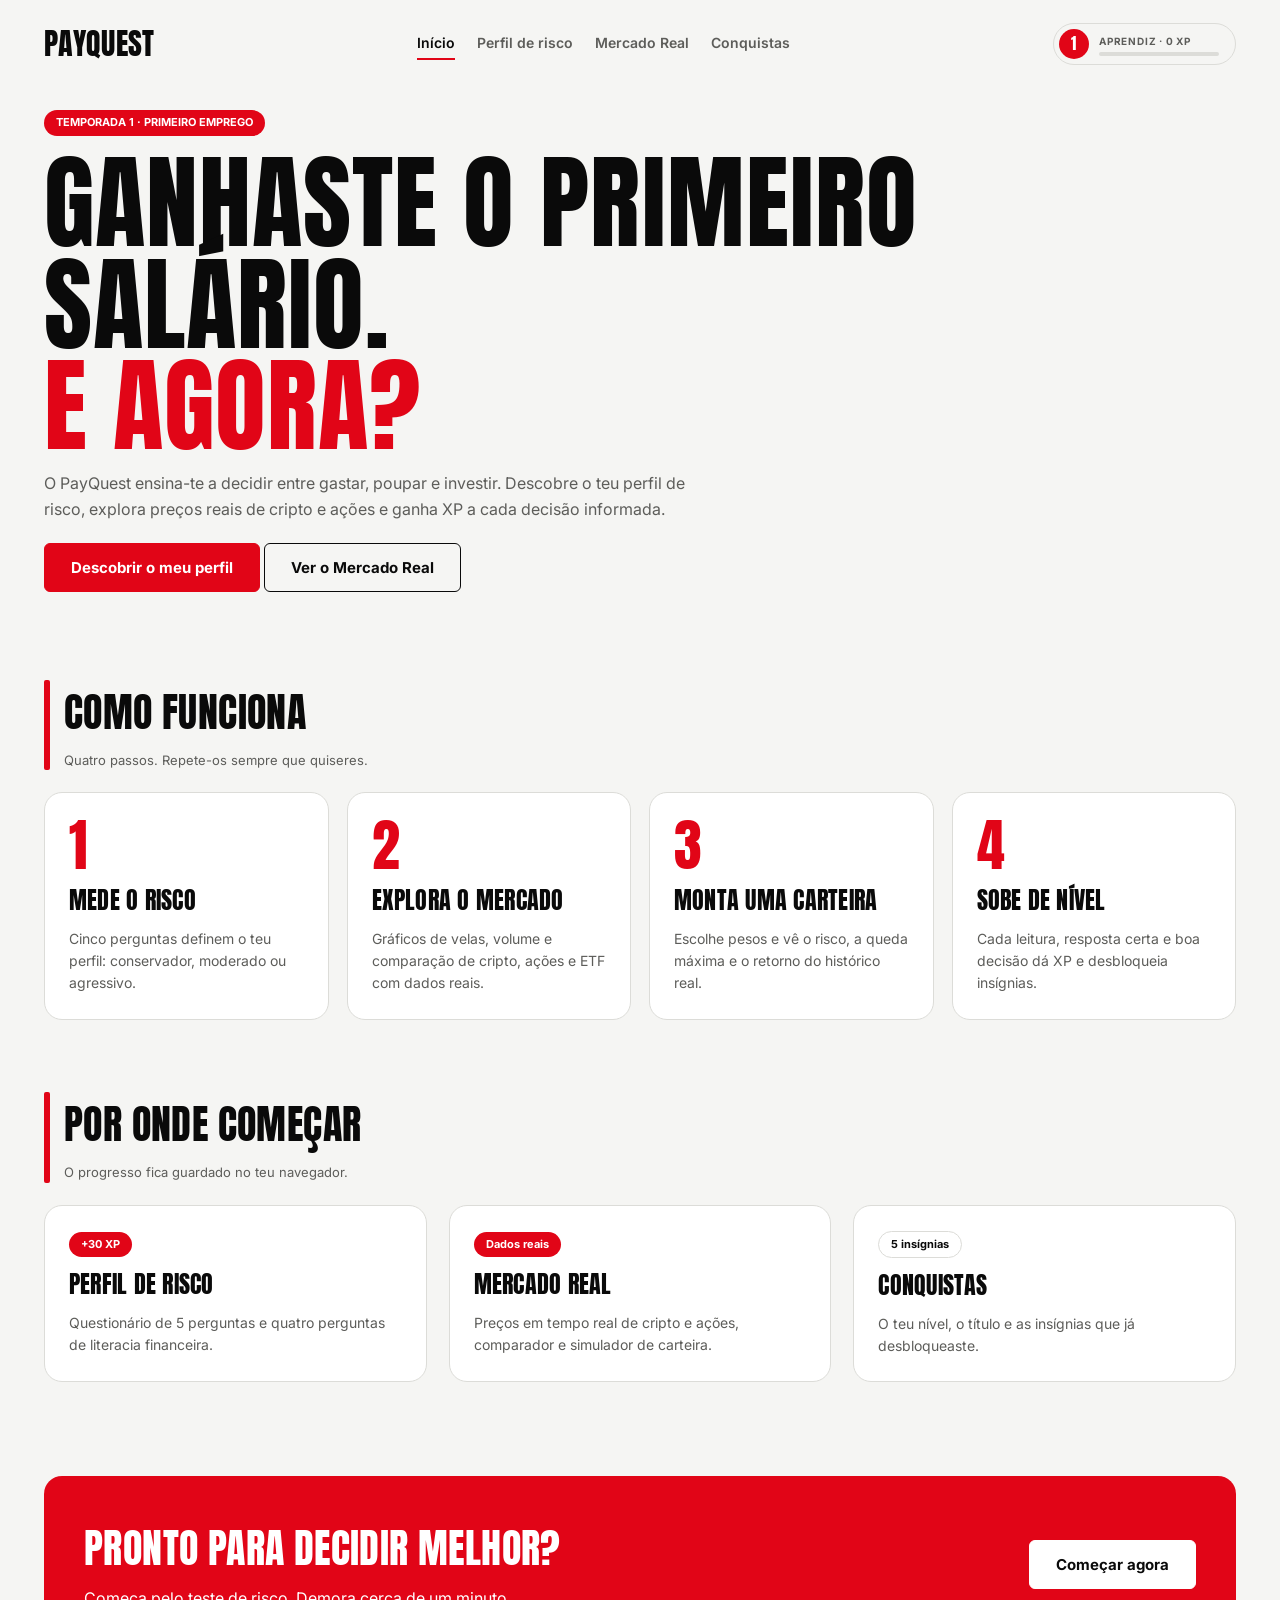
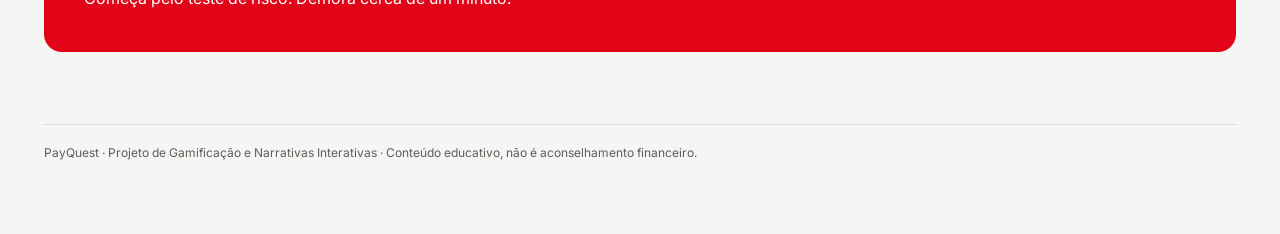
<file: payquest/index.html>
<!DOCTYPE html><html lang="pt-PT"><head><meta charset="utf-8"><meta name="viewport" content="width=device-width, initial-scale=1, viewport-fit=cover"><link rel="preconnect" href="https://fonts.googleapis.com"><link href="https://fonts.googleapis.com/css2?family=Anton&family=Inter:wght@400;600;700&display=swap" rel="stylesheet"><link rel="stylesheet" href="css/style.css"><title>PayQuest · O teu primeiro salário</title></head><body>
<a class="skip" href="#main">Saltar para o conteúdo</a>
<div class="wrap">
<header class="nav"><a class="logo d" href="index.html">PAYQUEST</a>
<nav class="links" aria-label="Principal"><a href="index.html" aria-current="page">Início</a><a href="perfil.html">Perfil de risco</a><a href="mercado.html">Mercado Real</a><a href="conquistas.html">Conquistas</a></nav>
<a class="hud" id="hud" href="conquistas.html" title="Ver conquistas"></a></header>
<main id="main">
<section class="sec" style="padding-top:20px">
<span class="tag">TEMPORADA 1 · PRIMEIRO EMPREGO</span>
<h1 class="d">Ganhaste o primeiro salário.<br><em>E agora?</em></h1>
<p class="sub">O PayQuest ensina-te a decidir entre gastar, poupar e investir. Descobre o teu perfil de risco, explora preços reais de cripto e ações e ganha XP a cada decisão informada.</p>
<p><a class="btn" href="perfil.html">Descobrir o meu perfil</a> <a class="btn ghost" href="mercado.html">Ver o Mercado Real</a></p>
</section>
<section class="sec" aria-labelledby="h-como">
<div class="sechead"><div><h2 class="d" id="h-como">Como funciona</h2><div class="mut">Quatro passos. Repete-os sempre que quiseres.</div></div></div>
<div class="steps">
<div class="card"><h3 class="d">Mede o risco</h3><p>Cinco perguntas definem o teu perfil: conservador, moderado ou agressivo.</p></div>
<div class="card"><h3 class="d">Explora o mercado</h3><p>Gráficos de velas, volume e comparação de cripto, ações e ETF com dados reais.</p></div>
<div class="card"><h3 class="d">Monta uma carteira</h3><p>Escolhe pesos e vê o risco, a queda máxima e o retorno do histórico real.</p></div>
<div class="card"><h3 class="d">Sobe de nível</h3><p>Cada leitura, resposta certa e boa decisão dá XP e desbloqueia insígnias.</p></div>
</div></section>
<section class="sec" aria-labelledby="h-onde">
<div class="sechead"><div><h2 class="d" id="h-onde">Por onde começar</h2><div class="mut">O progresso fica guardado no teu navegador.</div></div></div>
<div class="grid gA">
<a class="card link" href="perfil.html"><span class="tag">+30 XP</span><h3 class="d">Perfil de risco</h3><p>Questionário de 5 perguntas e quatro perguntas de literacia financeira.</p></a>
<a class="card link" href="mercado.html"><span class="tag">Dados reais</span><h3 class="d">Mercado Real</h3><p>Preços em tempo real de cripto e ações, comparador e simulador de carteira.</p></a>
<a class="card link" href="conquistas.html"><span class="tag line">5 insígnias</span><h3 class="d">Conquistas</h3><p>O teu nível, o título e as insígnias que já desbloqueaste.</p></a>
</div></section>
<section class="sec"><div class="band"><div><h2 class="d">Pronto para decidir melhor?</h2><p style="margin:6px 0 0;color:#fff">Começa pelo teste de risco. Demora cerca de um minuto.</p></div><a class="btn" href="perfil.html">Começar agora</a></div></section>
</main><footer>PayQuest · Projeto de Gamificação e Narrativas Interativas · Conteúdo educativo, não é aconselhamento financeiro.</footer></div><script src="js/config.js"></script><script src="js/calc.js"></script><script src="js/store.js"></script><script src="js/ui.js"></script></body></html>
</file>
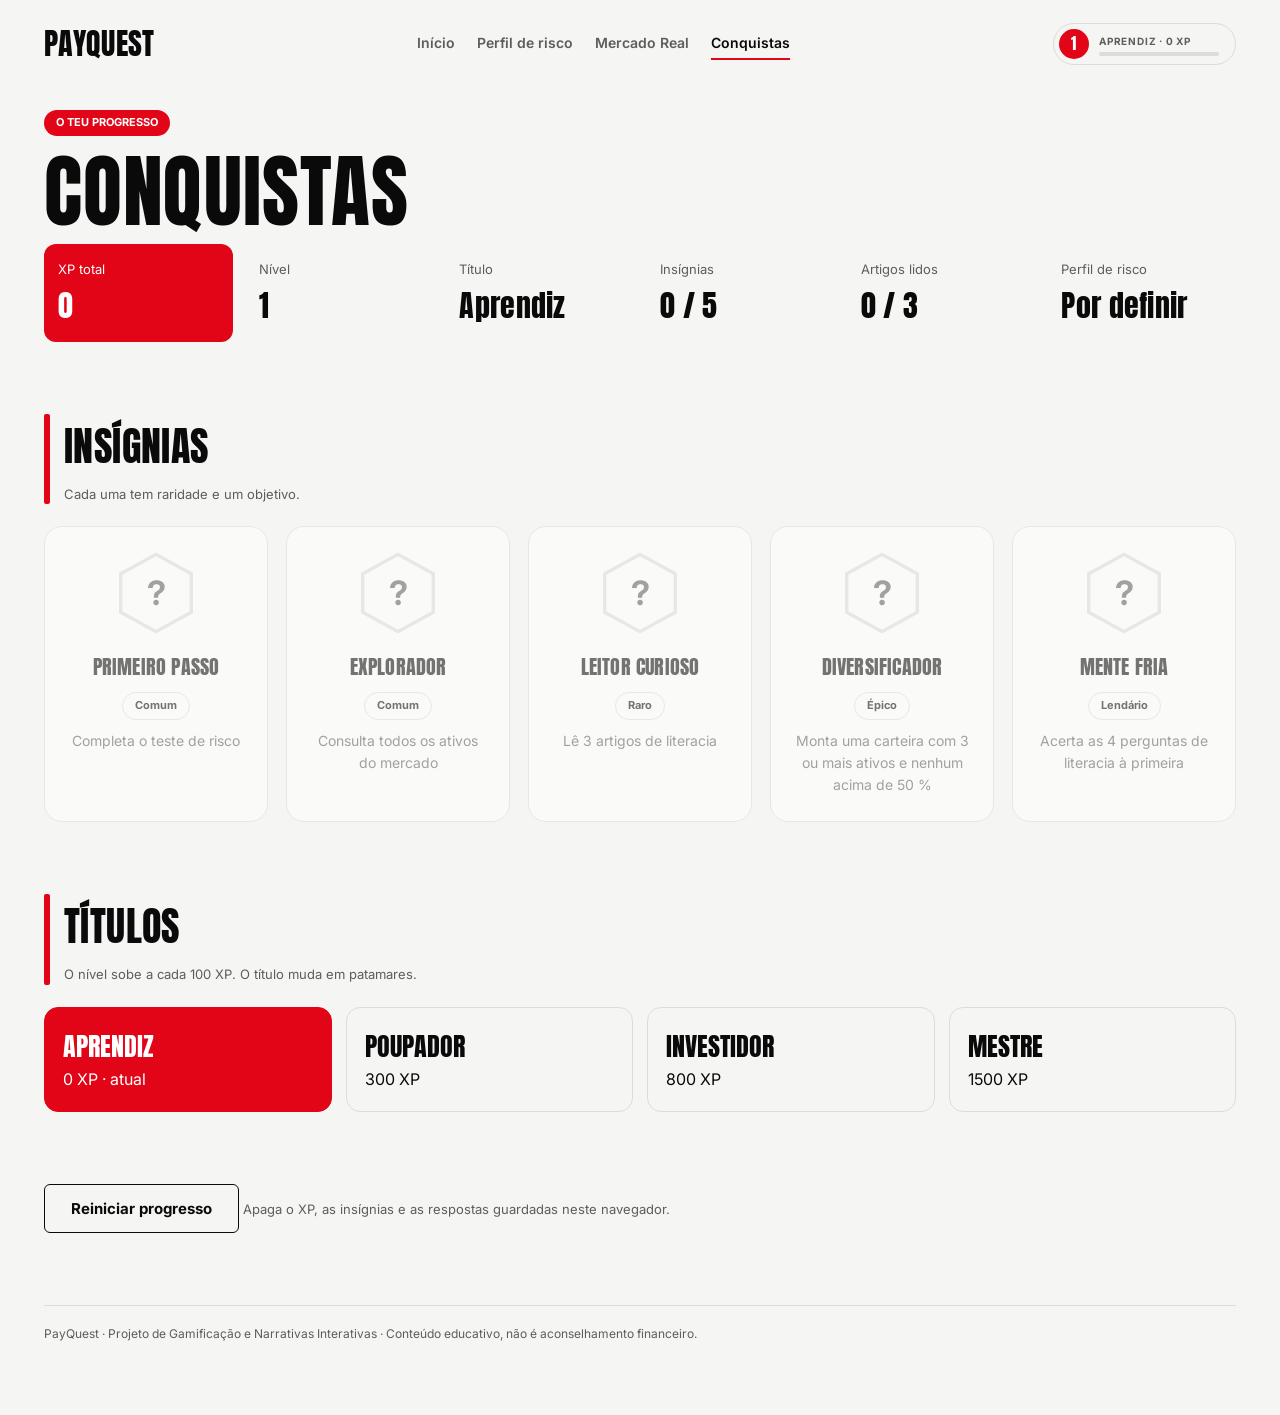
<file: payquest/conquistas.html>
<!DOCTYPE html><html lang="pt-PT"><head><meta charset="utf-8"><meta name="viewport" content="width=device-width, initial-scale=1, viewport-fit=cover"><link rel="preconnect" href="https://fonts.googleapis.com"><link href="https://fonts.googleapis.com/css2?family=Anton&family=Inter:wght@400;600;700&display=swap" rel="stylesheet"><link rel="stylesheet" href="css/style.css"><title>PayQuest · Conquistas</title></head><body>
<a class="skip" href="#main">Saltar para o conteúdo</a>
<div class="wrap">
<header class="nav"><a class="logo d" href="index.html">PAYQUEST</a>
<nav class="links" aria-label="Principal"><a href="index.html">Início</a><a href="perfil.html">Perfil de risco</a><a href="mercado.html">Mercado Real</a><a href="conquistas.html" aria-current="page">Conquistas</a></nav>
<a class="hud" id="hud" href="conquistas.html" title="Ver conquistas"></a></header>
<main id="main">
<section class="sec" style="padding-top:20px">
<span class="tag">O TEU PROGRESSO</span>
<h1 class="d" style="font-size:clamp(40px,7vw,80px)">Conquistas</h1>
<div class="stats" id="stats"></div>
</section>
<section class="sec"><div class="sechead"><div><h2 class="d">Insígnias</h2><div class="mut">Cada uma tem raridade e um objetivo.</div></div></div><div class="bgrid" id="badges"></div></section>
<section class="sec"><div class="sechead"><div><h2 class="d">Títulos</h2><div class="mut">O nível sobe a cada 100 XP. O título muda em patamares.</div></div></div><div class="ladder" id="ladder"></div></section>
<section class="sec"><button class="btn ghost" id="reset">Reiniciar progresso</button> <span class="mut">Apaga o XP, as insígnias e as respostas guardadas neste navegador.</span></section>
</main><footer>PayQuest · Projeto de Gamificação e Narrativas Interativas · Conteúdo educativo, não é aconselhamento financeiro.</footer></div><script src="js/config.js"></script><script src="js/calc.js"></script><script src="js/store.js"></script><script src="js/ui.js"></script><script src="js/charts.js"></script><script src="js/conquistas.js"></script></body></html>
</file>
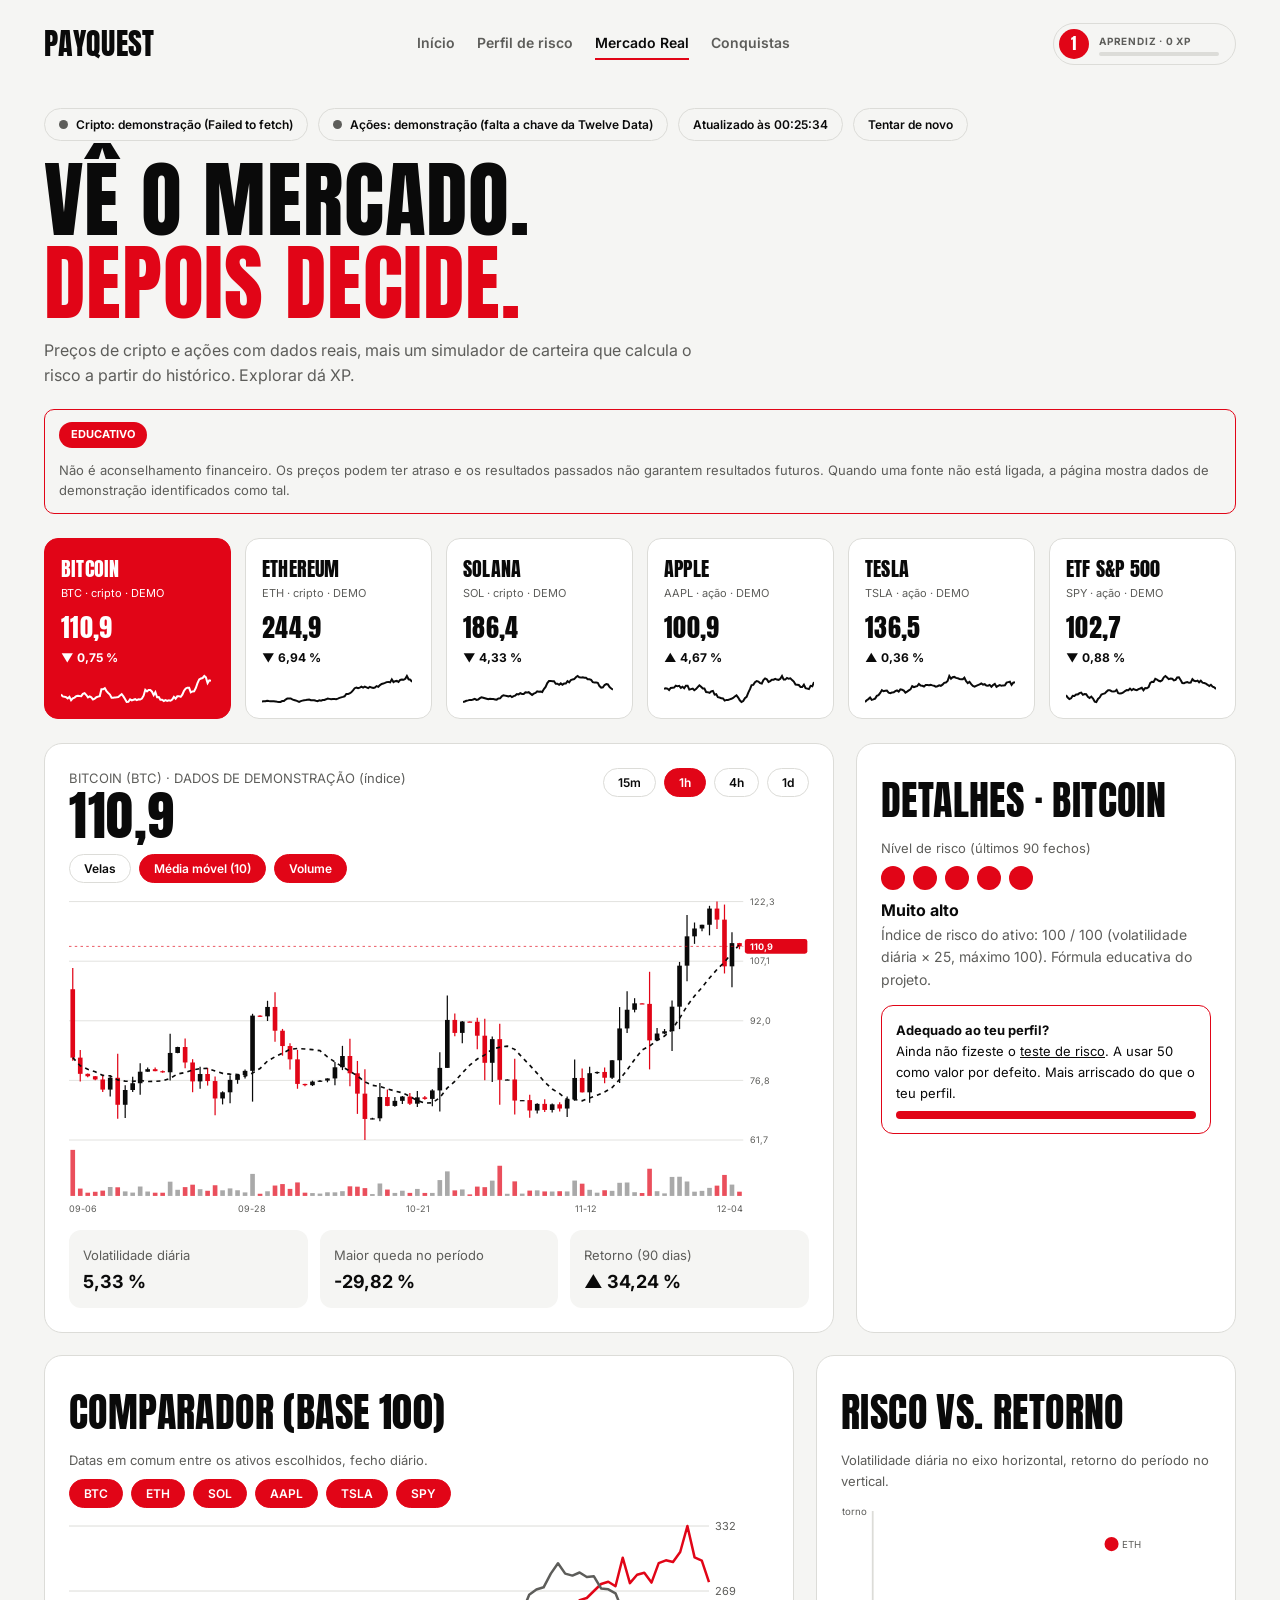
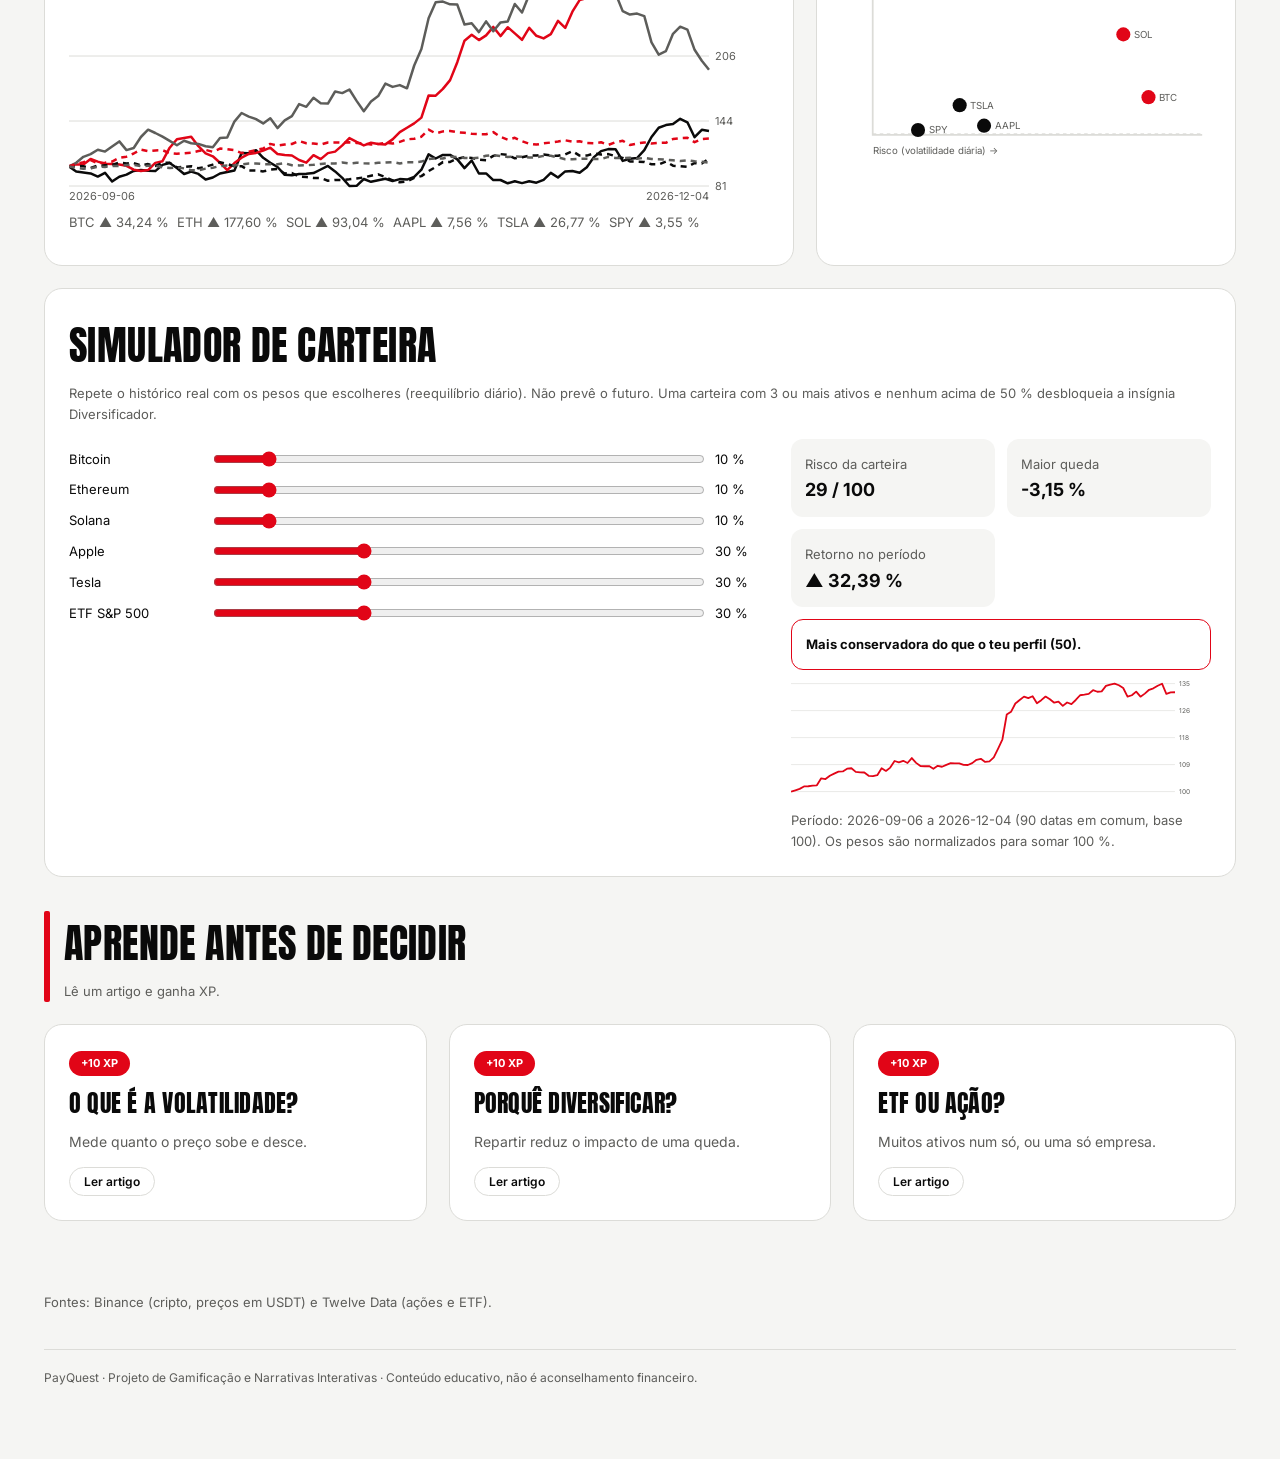
<file: payquest/mercado.html>
<!DOCTYPE html><html lang="pt-PT"><head><meta charset="utf-8"><meta name="viewport" content="width=device-width, initial-scale=1, viewport-fit=cover"><link rel="preconnect" href="https://fonts.googleapis.com"><link href="https://fonts.googleapis.com/css2?family=Anton&family=Inter:wght@400;600;700&display=swap" rel="stylesheet"><link rel="stylesheet" href="css/style.css"><title>PayQuest · Mercado Real</title></head><body>
<a class="skip" href="#main">Saltar para o conteúdo</a>
<div class="wrap">
<header class="nav"><a class="logo d" href="index.html">PAYQUEST</a>
<nav class="links" aria-label="Principal"><a href="index.html">Início</a><a href="perfil.html">Perfil de risco</a><a href="mercado.html" aria-current="page">Mercado Real</a><a href="conquistas.html">Conquistas</a></nav>
<a class="hud" id="hud" href="conquistas.html" title="Ver conquistas"></a></header>
<main id="main">
<section class="sec" style="padding-top:20px">
<div class="pills" role="status" aria-live="polite"><span class="pill"><i class="dot" id="dc"></i><span id="tc">Cripto: a ligar…</span></span><span class="pill"><i class="dot" id="ds"></i><span id="ts">Ações: a ligar…</span></span><span class="pill" id="upd">Sem atualização</span><button class="chip" id="retry">Tentar de novo</button></div>
<h1 class="d" style="font-size:clamp(40px,7vw,84px)">Vê o mercado.<br><em>Depois decide.</em></h1>
<p class="sub">Preços de cripto e ações com dados reais, mais um simulador de carteira que calcula o risco a partir do histórico. Explorar dá XP.</p>
<div class="warn"><span class="tag">EDUCATIVO</span><span>Não é aconselhamento financeiro. Os preços podem ter atraso e os resultados passados não garantem resultados futuros. Quando uma fonte não está ligada, a página mostra dados de demonstração identificados como tal.</span></div>
<div class="ticks" id="ticks"></div>
<div class="grid g2">
<div class="card"><div class="row"><div><div class="mut" id="cTitle"></div><div class="big d" id="cPrice" aria-live="off"></div></div><div class="chips" id="ivl"></div></div>
<div class="chips" style="margin-top:12px"><button class="chip" id="bTipo">Velas</button><button class="chip on" id="bMA">Média móvel (10)</button><button class="chip on" id="bVol">Volume</button></div>
<div class="chartbox" id="cbox"></div><div class="stats" id="cStats"></div></div>
<aside class="card" id="det" aria-label="Detalhes do ativo"></aside>
</div>
<div class="grid g3">
<div class="card"><h2 class="d">Comparador (base 100)</h2><div class="mut">Datas em comum entre os ativos escolhidos, fecho diário.</div><div class="lg" id="cmpLg"></div><div class="chartbox" id="cmp"></div></div>
<div class="card"><h2 class="d">Risco vs. retorno</h2><div class="mut">Volatilidade diária no eixo horizontal, retorno do período no vertical.</div><div class="chartbox" id="sc"></div></div>
</div>
<div class="card" style="margin-bottom:22px"><h2 class="d">Simulador de carteira</h2><div class="mut">Repete o histórico real com os pesos que escolheres (reequilíbrio diário). Não prevê o futuro. Uma carteira com 3 ou mais ativos e nenhum acima de 50 % desbloqueia a insígnia Diversificador.</div>
<div class="grid g3" style="margin:14px 0 0"><div id="pf"></div><div id="pfOut"></div></div></div>
<div class="sechead" style="margin-top:34px"><div><h2 class="d">Aprende antes de decidir</h2><div class="mut">Lê um artigo e ganha XP.</div></div></div>
<div class="grid gA" id="arts"></div>
</section>
<p class="mut">Fontes: Binance (cripto, preços em USDT) e Twelve Data (ações e ETF).</p></main><footer>PayQuest · Projeto de Gamificação e Narrativas Interativas · Conteúdo educativo, não é aconselhamento financeiro.</footer></div><script src="js/config.js"></script><script src="js/calc.js"></script><script src="js/store.js"></script><script src="js/ui.js"></script><script src="js/charts.js"></script><script src="js/api.js"></script><script src="js/market.js"></script></body></html>
</file>
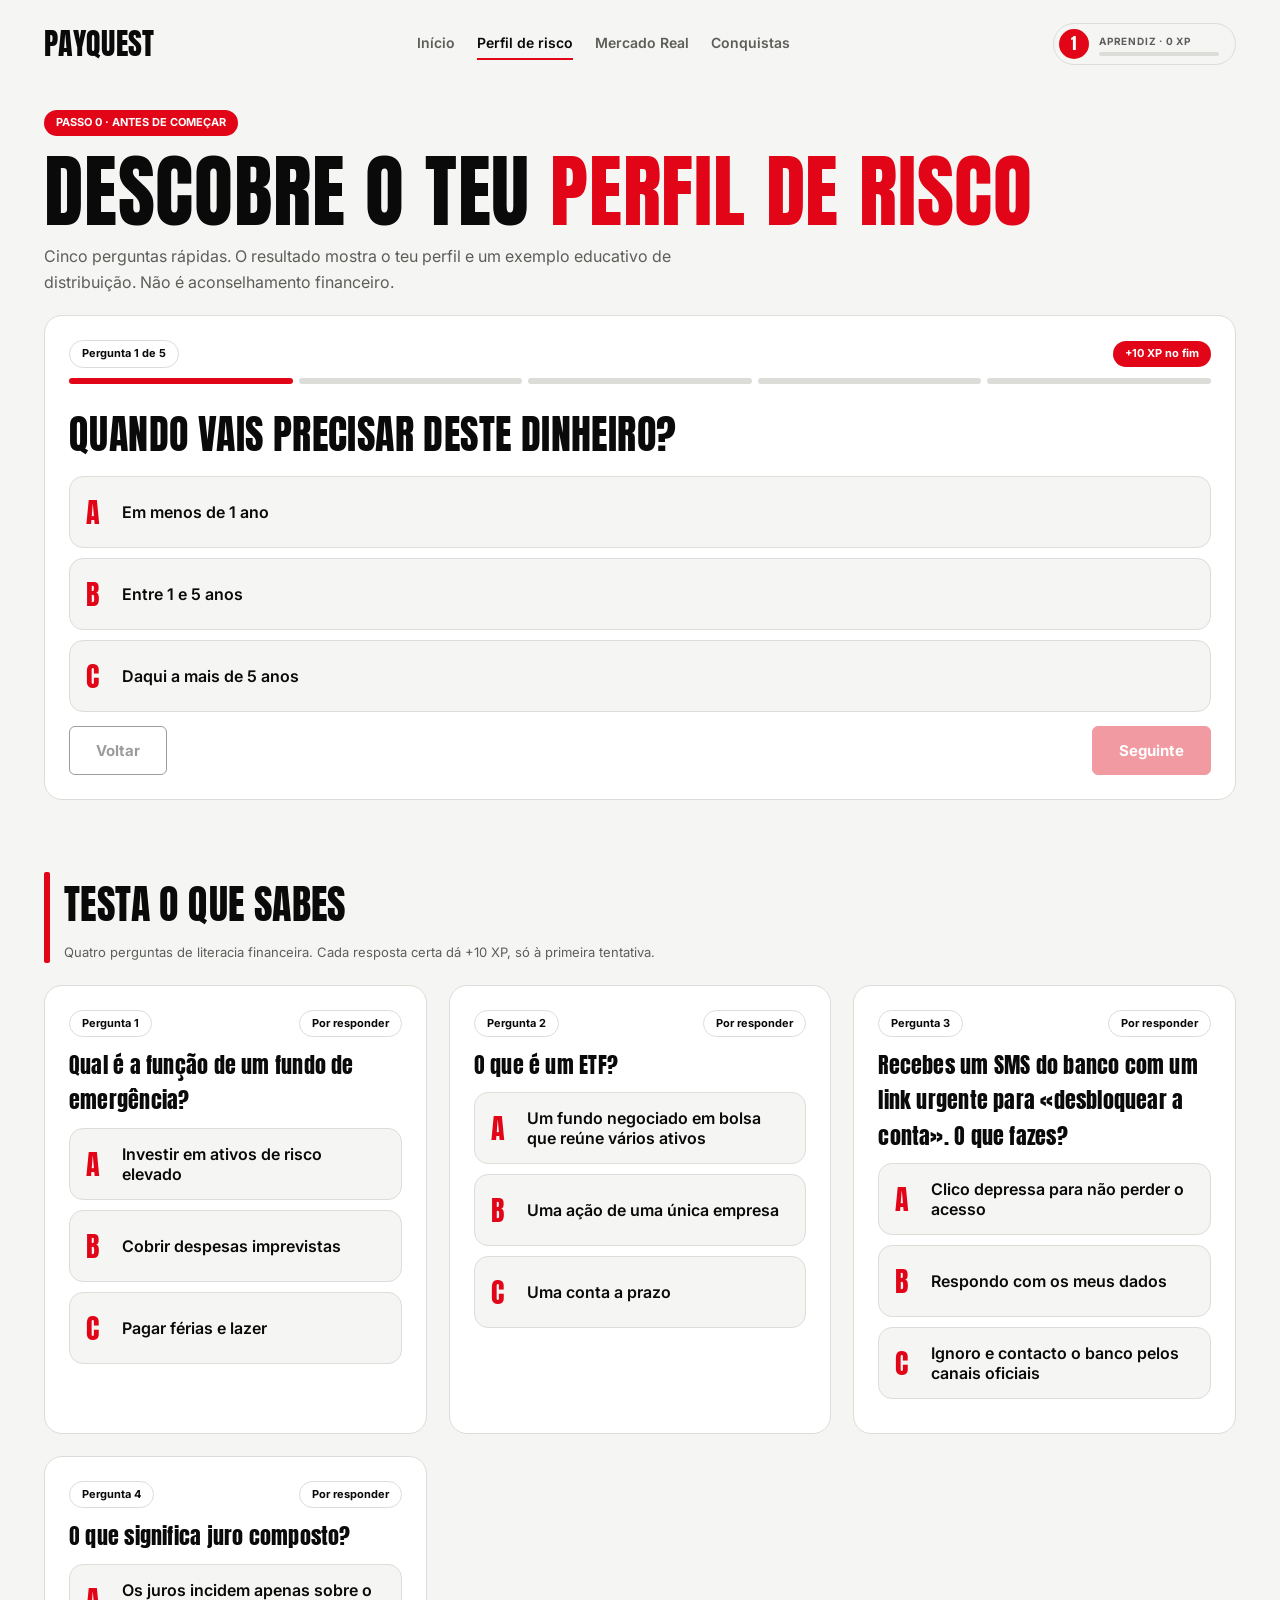
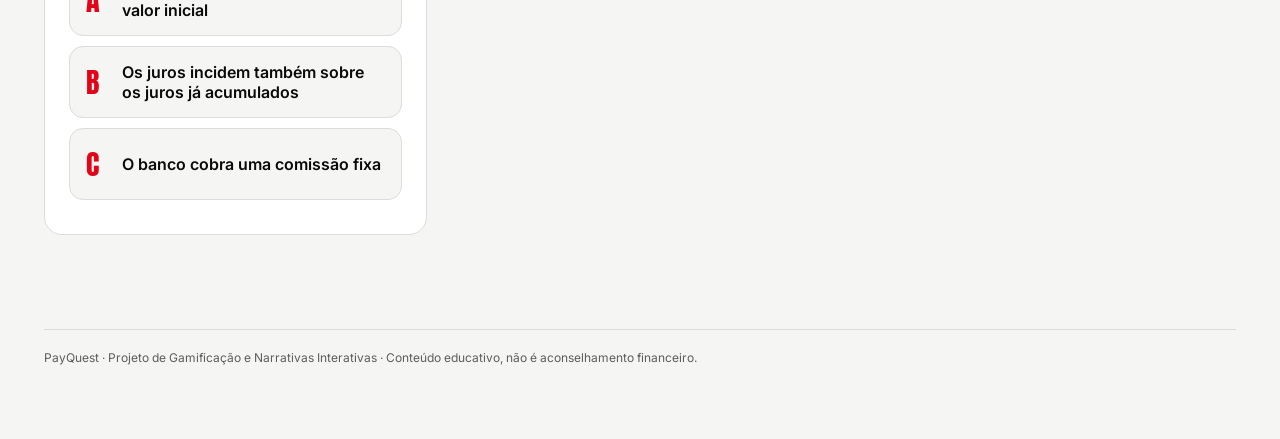
<file: payquest/perfil.html>
<!DOCTYPE html><html lang="pt-PT"><head><meta charset="utf-8"><meta name="viewport" content="width=device-width, initial-scale=1, viewport-fit=cover"><link rel="preconnect" href="https://fonts.googleapis.com"><link href="https://fonts.googleapis.com/css2?family=Anton&family=Inter:wght@400;600;700&display=swap" rel="stylesheet"><link rel="stylesheet" href="css/style.css"><title>PayQuest · Perfil de risco</title></head><body>
<a class="skip" href="#main">Saltar para o conteúdo</a>
<div class="wrap">
<header class="nav"><a class="logo d" href="index.html">PAYQUEST</a>
<nav class="links" aria-label="Principal"><a href="index.html">Início</a><a href="perfil.html" aria-current="page">Perfil de risco</a><a href="mercado.html">Mercado Real</a><a href="conquistas.html">Conquistas</a></nav>
<a class="hud" id="hud" href="conquistas.html" title="Ver conquistas"></a></header>
<main id="main">
<section class="sec" style="padding-top:20px">
<span class="tag">PASSO 0 · ANTES DE COMEÇAR</span>
<h1 class="d" style="font-size:clamp(40px,7vw,80px)">Descobre o teu <em>perfil de risco</em></h1>
<p class="sub">Cinco perguntas rápidas. O resultado mostra o teu perfil e um exemplo educativo de distribuição. Não é aconselhamento financeiro.</p>
<div class="card" id="quiz" aria-live="polite"></div>
</section>
<section class="sec" id="res-sec" hidden><div id="result"></div></section>
<section class="sec" aria-labelledby="h-lit">
<div class="sechead"><div><h2 class="d" id="h-lit">Testa o que sabes</h2><div class="mut">Quatro perguntas de literacia financeira. Cada resposta certa dá +10 XP, só à primeira tentativa.</div></div></div>
<div class="grid gA" id="lit" style="grid-template-columns:repeat(auto-fit,minmax(320px,1fr))"></div>
</section>
</main><footer>PayQuest · Projeto de Gamificação e Narrativas Interativas · Conteúdo educativo, não é aconselhamento financeiro.</footer></div><script src="js/config.js"></script><script src="js/calc.js"></script><script src="js/store.js"></script><script src="js/ui.js"></script><script src="js/quiz.js"></script></body></html>
</file>
<file: payquest/css/style.css>
:root{--bg:#0a0a0a;--card:#151515;--line:#2c2c2c;--ink:#fff;--mute:#a3a3a3;--red:#e10517;--soft:rgba(225,5,23,.14);--on:#0a0a0a;box-sizing:border-box}
@media (prefers-color-scheme:light){:root:not([data-theme="dark"]){--bg:#f5f5f3;--card:#fff;--line:#dcdcd8;--ink:#0a0a0a;--mute:#5d5d5a;--on:#fff}}
:root[data-theme="light"]{--bg:#f5f5f3;--card:#fff;--line:#dcdcd8;--ink:#0a0a0a;--mute:#5d5d5a;--on:#fff}
*{box-sizing:border-box}
body{margin:0;background:var(--bg);color:var(--ink);font-family:Inter,system-ui,-apple-system,'Segoe UI',sans-serif;line-height:1.6}
.wrap{max-width:1240px;margin:0 auto;padding:0 24px 72px}
.d{font-family:Anton,Impact,'Arial Narrow',sans-serif;font-weight:400;letter-spacing:.01em}
a{color:inherit}
.skip{position:absolute;left:-999px}.skip:focus{left:12px;top:12px;background:var(--red);color:#fff;padding:8px 14px;z-index:99}
.nav{display:flex;justify-content:space-between;align-items:center;gap:16px;padding:20px 0;flex-wrap:wrap}
.logo{font-size:30px;text-decoration:none}
.links{display:flex;gap:22px;flex-wrap:wrap}
.links a{text-decoration:none;color:var(--mute);font-size:14px;font-weight:600;padding:4px 0;border-bottom:2px solid transparent}
.links a:hover{color:var(--ink)}.links a[aria-current="page"]{color:var(--ink);border-color:var(--red)}
.hud{display:flex;align-items:center;gap:10px;border:1px solid var(--line);border-radius:30px;padding:5px 16px 5px 5px;text-decoration:none}
.lvl{width:30px;height:30px;border-radius:50%;background:var(--red);color:#fff;display:grid;place-items:center;font-size:16px}
.hud small{display:block;font-size:10px;font-weight:700;letter-spacing:.08em;text-transform:uppercase;color:var(--mute)}
.hud .xp{width:120px;height:4px;background:var(--line);border-radius:2px;margin-top:3px;overflow:hidden}.hud .xp i{display:block;height:100%;background:var(--red);transition:width .5s}
.btn{display:inline-block;background:var(--red);color:#fff;border:1px solid var(--red);border-radius:6px;padding:14px 26px;font:700 15px Inter,sans-serif;text-decoration:none;cursor:pointer}
.btn.ghost{background:transparent;color:var(--ink);border-color:var(--ink)}.btn.white{background:var(--ink);color:var(--on);border-color:var(--ink)}
.btn:hover{filter:brightness(1.12)}.btn:disabled{opacity:.4;cursor:not-allowed}
:focus-visible{outline:2px solid var(--red);outline-offset:3px}
h1{font-size:clamp(46px,8.5vw,104px);line-height:.98;margin:16px 0 14px;text-transform:uppercase}
h1 em{font-style:normal;color:var(--red)}
h2{font-size:clamp(28px,4vw,40px);margin:0 0 6px;text-transform:uppercase}
h3{font-size:24px;margin:8px 0;text-transform:uppercase}
.sub{color:var(--mute);max-width:68ch;margin:0 0 20px}.mut{color:var(--mute);font-size:13px}
.sec{padding:36px 0}
.sechead{display:flex;gap:14px;align-items:stretch;margin-bottom:22px}.sechead:before{content:"";width:6px;background:var(--red);border-radius:2px}
.warn{display:flex;gap:12px;align-items:center;flex-wrap:wrap;border:1px solid var(--red);border-radius:10px;padding:12px 14px;font-size:13px;color:var(--mute);margin-bottom:24px}
.tag{display:inline-block;background:var(--red);color:#fff;border-radius:20px;padding:4px 12px;font-size:11px;font-weight:700;white-space:nowrap}
.tag.line{background:transparent;border:1px solid var(--line);color:var(--ink)}
.pills{display:flex;gap:10px;flex-wrap:wrap;margin-bottom:18px}
.pill{display:flex;align-items:center;gap:8px;border:1px solid var(--line);border-radius:20px;padding:6px 14px;font-size:12px;font-weight:600}
.dot{width:9px;height:9px;border-radius:50%;background:var(--mute)}.dot.ok{background:var(--red);box-shadow:0 0 10px var(--red)}
.card{background:var(--card);border:1px solid var(--line);border-radius:18px;padding:24px}
.grid{display:grid;gap:22px;margin-bottom:22px}
.g2{grid-template-columns:minmax(0,1fr) 380px}.g3{grid-template-columns:minmax(0,1fr) 420px}.gA{grid-template-columns:repeat(auto-fit,minmax(250px,1fr))}
@media (max-width:980px){.g2,.g3{grid-template-columns:minmax(0,1fr)}}
.row{display:flex;justify-content:space-between;align-items:flex-start;gap:12px;flex-wrap:wrap}
.chips{display:flex;gap:8px;flex-wrap:wrap}
.chip{background:transparent;color:var(--ink);border:1px solid var(--line);border-radius:20px;padding:6px 14px;font:600 12px Inter,sans-serif;cursor:pointer}
.chip.on{background:var(--red);border-color:var(--red);color:#fff}.chip:disabled{opacity:.4;cursor:not-allowed}
.ticks{display:grid;grid-template-columns:repeat(auto-fit,minmax(180px,1fr));gap:14px;margin-bottom:24px}
.tk{background:var(--card);border:1px solid var(--line);border-radius:14px;padding:14px 16px;cursor:pointer;text-align:left;color:inherit;font:inherit}
.tk:hover{border-color:var(--mute)}.tk.sel{background:var(--red);border-color:var(--red);color:#fff}
.tk .n{font-size:20px}.tk .m{font-size:11px;color:var(--mute)}.tk.sel .m{color:#fff}.tk .p{font-size:26px;margin-top:4px}.tk .c{font-size:12px;font-weight:700}.tk svg{display:block;margin-top:6px}
.flash{animation:fl .6s}@keyframes fl{from{background:var(--soft)}}
.big{font-size:54px;line-height:1}
.stats{display:grid;grid-template-columns:repeat(auto-fit,minmax(140px,1fr));gap:12px;margin-top:14px}
.st{background:var(--bg);border-radius:12px;padding:12px 14px}.st b{display:block;font-size:18px}
.chartbox{position:relative;margin-top:12px}.chartbox svg{width:100%;height:auto;display:block}
.tip{position:absolute;pointer-events:none;background:var(--ink);color:var(--on);border-radius:8px;padding:8px 10px;font-size:11px;line-height:1.5;display:none;white-space:nowrap;z-index:2}
.risk{display:flex;gap:8px;margin:8px 0}.risk i{width:24px;height:24px;border-radius:50%;background:var(--line)}.risk i.f{background:var(--red)}
.fit{border:1px solid var(--red);border-radius:12px;padding:14px;margin-top:14px;font-size:13px}
.bar{height:8px;background:var(--line);border-radius:4px;overflow:hidden;margin-top:8px}.bar span{display:block;height:100%;background:var(--red);transition:width .4s}
.sl{display:grid;grid-template-columns:130px minmax(0,1fr) 54px;gap:12px;align-items:center;margin:10px 0;font-size:13px}
input[type=range]{width:100%;accent-color:var(--red)}
.lg{display:flex;gap:8px;flex-wrap:wrap;margin:8px 0}.msg{color:var(--mute);font-size:13px;padding:20px 0}
.steps{counter-reset:s;display:grid;grid-template-columns:repeat(auto-fit,minmax(220px,1fr));gap:18px}
.steps .card:before{counter-increment:s;content:counter(s);font-family:Anton,Impact,sans-serif;font-size:56px;color:var(--red);line-height:1;display:block}
.card p{color:var(--mute);font-size:14px;margin:0}
.card.link{text-decoration:none;display:block}.card.link:hover{border-color:var(--red)}
.band{background:var(--red);color:#fff;border-radius:18px;padding:40px;display:flex;justify-content:space-between;align-items:center;gap:20px;flex-wrap:wrap}
.band h2{margin:0;color:#fff}.band .btn{background:#fff;color:#0a0a0a;border-color:#fff}
.qhead{display:flex;justify-content:space-between;align-items:center;gap:12px;margin-bottom:10px}
.seg{display:flex;gap:6px;margin:14px 0}.seg div{flex:1;border:1px solid var(--line);border-radius:8px;padding:12px;text-align:center;font-size:11px;font-weight:700;letter-spacing:.06em;color:var(--mute);text-transform:uppercase}.seg div.on{background:var(--red);border-color:var(--red);color:#fff}
.opt{display:flex;gap:14px;align-items:center;width:100%;text-align:left;background:var(--bg);color:var(--ink);border:1px solid var(--line);border-radius:14px;padding:14px 16px;margin:10px 0;font:600 16px Inter,sans-serif;cursor:pointer}
.opt:hover:not(:disabled){border-color:var(--mute)}.opt b{font-family:Anton,Impact,sans-serif;font-weight:400;font-size:28px;color:var(--red);min-width:22px}
.opt.sel{background:var(--red);border-color:var(--red);color:#fff}.opt.sel b{color:#fff}
.opt.ok{background:var(--red);border-color:var(--red);color:#fff}.opt.ok b{color:#fff}.opt.no{border-color:var(--red);border-style:dashed}
.opt:disabled{cursor:default}.expl{font-size:13px;color:var(--mute);margin-top:8px}
.stack{display:flex;height:18px;border-radius:5px;overflow:hidden;margin:10px 0}.stack i{display:block;height:100%}
.legend{display:flex;gap:14px;flex-wrap:wrap;font-size:12px;color:var(--mute)}.legend span:before{content:"";display:inline-block;width:10px;height:10px;border-radius:2px;background:var(--c);margin-right:6px}
.bgrid{display:grid;grid-template-columns:repeat(auto-fit,minmax(200px,1fr));gap:18px}
.bc{text-align:center}.bc svg{width:84px;height:84px}.bc.off{opacity:.55}.bc h3{font-size:20px}
.ladder{display:grid;grid-template-columns:repeat(auto-fit,minmax(180px,1fr));gap:14px}.ladder div{border:1px solid var(--line);border-radius:14px;padding:18px}.ladder div.on{background:var(--red);border-color:var(--red);color:#fff}.ladder b{display:block;font-family:Anton,Impact,sans-serif;font-weight:400;font-size:26px}
.toasts{position:fixed;right:18px;bottom:18px;display:grid;gap:10px;z-index:50}
.toast{background:var(--ink);color:var(--on);border-radius:10px;padding:12px 16px;font-size:13px;font-weight:700;animation:tin .3s;max-width:320px}.toast.badge{background:var(--red);color:#fff}
@keyframes tin{from{transform:translateY(12px);opacity:0}}
footer{color:var(--mute);font-size:12px;border-top:1px solid var(--line);padding-top:18px;margin-top:36px}
@media (prefers-reduced-motion:reduce){*{animation:none!important;transition:none!important}}
</file>
